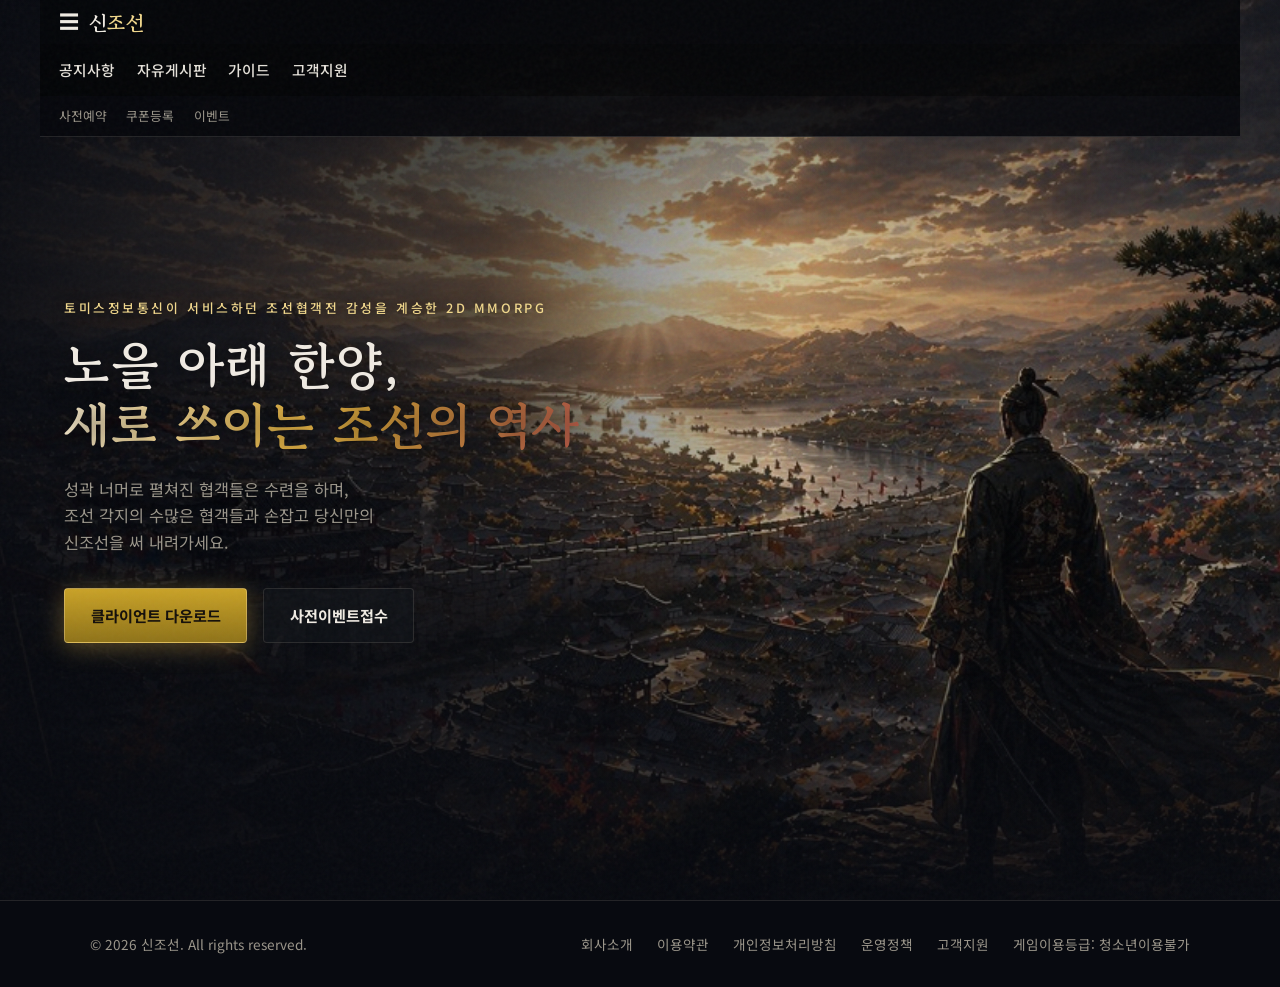
<file: index.html>
﻿<!DOCTYPE html>
<html lang="ko">
<head>
  <meta charset="UTF-8" />
  <meta name="viewport" content="width=device-width, initial-scale=1.0" />
  <meta name="description" content="신조선 - 조선협객전 감성의 2D MMORPG 공식 홈페이지." />
  <title>신조선 - 공식 홈페이지 | 2D MMORPG</title>
  <link rel="preconnect" href="https://fonts.googleapis.com" />
  <link rel="preconnect" href="https://fonts.gstatic.com" crossorigin />
  <link href="https://fonts.googleapis.com/css2?family=Gowun+Batang:wght@400;700&family=Noto+Sans+KR:wght@400;500;700&display=swap" rel="stylesheet" />
  <link rel="stylesheet" href="css/style.css" />
</head>
<body>
  <div class="noise" aria-hidden="true"></div>

  <header class="site-header">
    <div class="topbar">
      <div class="topbar-left">
        <button type="button" class="menu-icon" aria-label="전체 메뉴">☰</button>
        <a class="logo" href="#top">신<span>조선</span></a>
      </div>
      <form class="quick-auth" action="#" method="get">
        <a href="signup.html">회원가입</a>
        <input type="text" name="userId" placeholder="계정명" aria-label="계정명" />
        <input type="password" name="password" placeholder="비밀번호" aria-label="비밀번호" />
        <button type="submit">로그인</button>
        <a href="recover.html">계정찾기</a>
        <a href="recover.html">비번찾기</a>
        <a href="account.html">내계정</a>
      </form>
    </div>
    <div class="menubar">
      <button type="button" class="nav-toggle" aria-expanded="false" aria-controls="site-nav">
        <span class="sr-only">메뉴</span>
        <span></span><span></span><span></span>
      </button>
      <nav id="site-nav" class="site-nav">
        <a href="notice.html">공지사항</a>
        <a href="#" onclick="return false;">자유게시판</a>
        <a href="#">가이드</a>
        <a href="#">고객지원</a>
      </nav>
    </div>
    <div class="subbar">
      <a href="#">사전예약</a>
      <a href="#">쿠폰등록</a>
      <a href="#">이벤트</a>
    </div>
  </header>

  <main id="top">
    <section class="hero">
      <div class="hero-bg" aria-hidden="true"></div>
      <div class="hero-inner">
        <div class="hero-content">
          <p class="hero-tag">토미스정보통신이 서비스하던 조선협객전 감성을 계승한 2D MMORPG</p>
          <h1>노을 아래 한양,<br /><span class="gradient-text">새로 쓰이는 조선의 역사</span></h1>
          <p class="hero-lead">
            성곽 너머로 펼쳐진 협객들은 수련을 하며,<br />
            조선 각지의 수많은 협객들과 손잡고 당신만의<br />
            신조선을 써 내려가세요.
          </p>
          <div class="hero-actions">
            <a class="btn btn-primary" href="#">클라이언트 다운로드</a>
            <a class="btn btn-ghost" href="prereg.html">사전이벤트접수</a>
          </div>
        </div>
      </div>
    </section>
  </main>

  <footer class="site-footer">
    <div class="footer-inner">
      <p class="footer-brand">© 2026 신조선. All rights reserved.</p>
      <div class="footer-links">
        <a href="#">회사소개</a>
        <a href="#">이용약관</a>
        <a href="#">개인정보처리방침</a>
        <a href="#">운영정책</a>
        <a href="#">고객지원</a>
        <a href="#">게임이용등급: 청소년이용불가</a>
      </div>
    </div>
  </footer>

  <script src="js/auth-store.js"></script>
  <script src="js/main.js"></script>
</body>
</html>
</file>
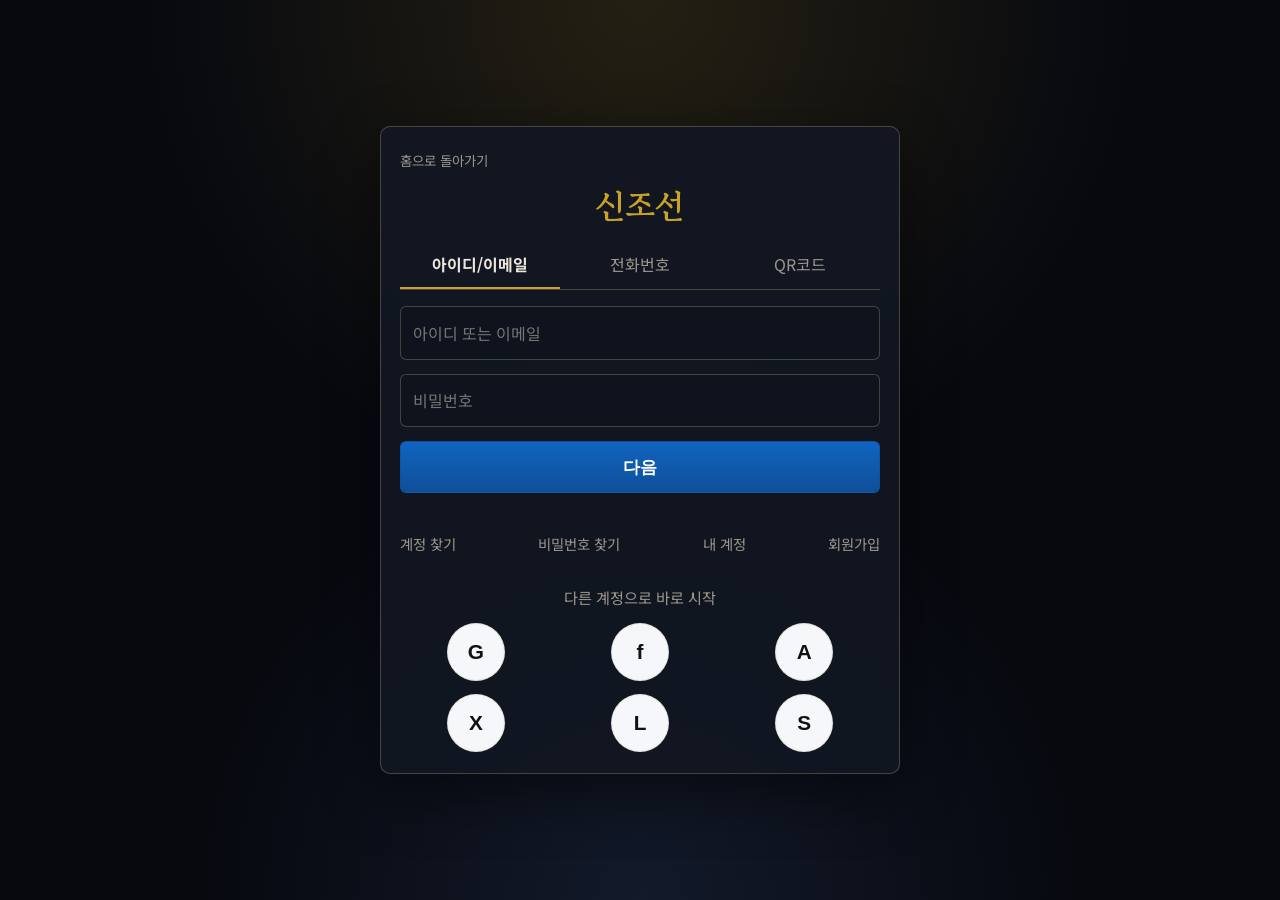
<file: account.html>
<!DOCTYPE html>
<html lang="ko">
<head>
  <meta charset="UTF-8" />
  <meta name="viewport" content="width=device-width, initial-scale=1.0" />
  <title>신조선 내 계정 관리</title>
  <link rel="preconnect" href="https://fonts.googleapis.com" />
  <link rel="preconnect" href="https://fonts.gstatic.com" crossorigin />
  <link href="https://fonts.googleapis.com/css2?family=Gowun+Batang:wght@400;700&family=Noto+Sans+KR:wght@400;500;700&display=swap" rel="stylesheet" />
  <link rel="stylesheet" href="css/auth.css" />
</head>
<body>
  <main class="auth-wrap">
    <section class="auth-card">
      <a class="back-home" href="index.html">홈으로 돌아가기</a>
      <h1 class="page-title">내 계정 관리</h1>
      <p id="account-user" class="page-subtitle"></p>

      <form id="change-password-form" class="signup-form-detail">
        <label for="current-password">현재 비밀번호</label>
        <input id="current-password" type="password" required placeholder="현재 비밀번호" />
        <label for="next-password">새 비밀번호</label>
        <input id="next-password" type="password" required placeholder="영문/숫자/특수문자 포함 8자 이상" />
        <label for="next-password-check">새 비밀번호 확인</label>
        <input id="next-password-check" type="password" required placeholder="새 비밀번호 재입력" />
        <button type="submit" class="primary-btn">비밀번호 변경</button>
      </form>

      <hr class="divider-line" />

      <form id="delete-account-form" class="signup-form-detail">
        <label for="delete-confirm">탈퇴 확인 문구 입력</label>
        <input id="delete-confirm" type="text" placeholder="탈퇴하려면 '탈퇴' 입력" required />
        <button type="submit" class="danger-btn">회원 탈퇴</button>
      </form>

      <p id="account-note" class="auth-note" aria-live="polite"></p>
    </section>
  </main>
  <script src="js/auth-store.js"></script>
  <script src="js/account.js"></script>
</body>
</html>
</file>
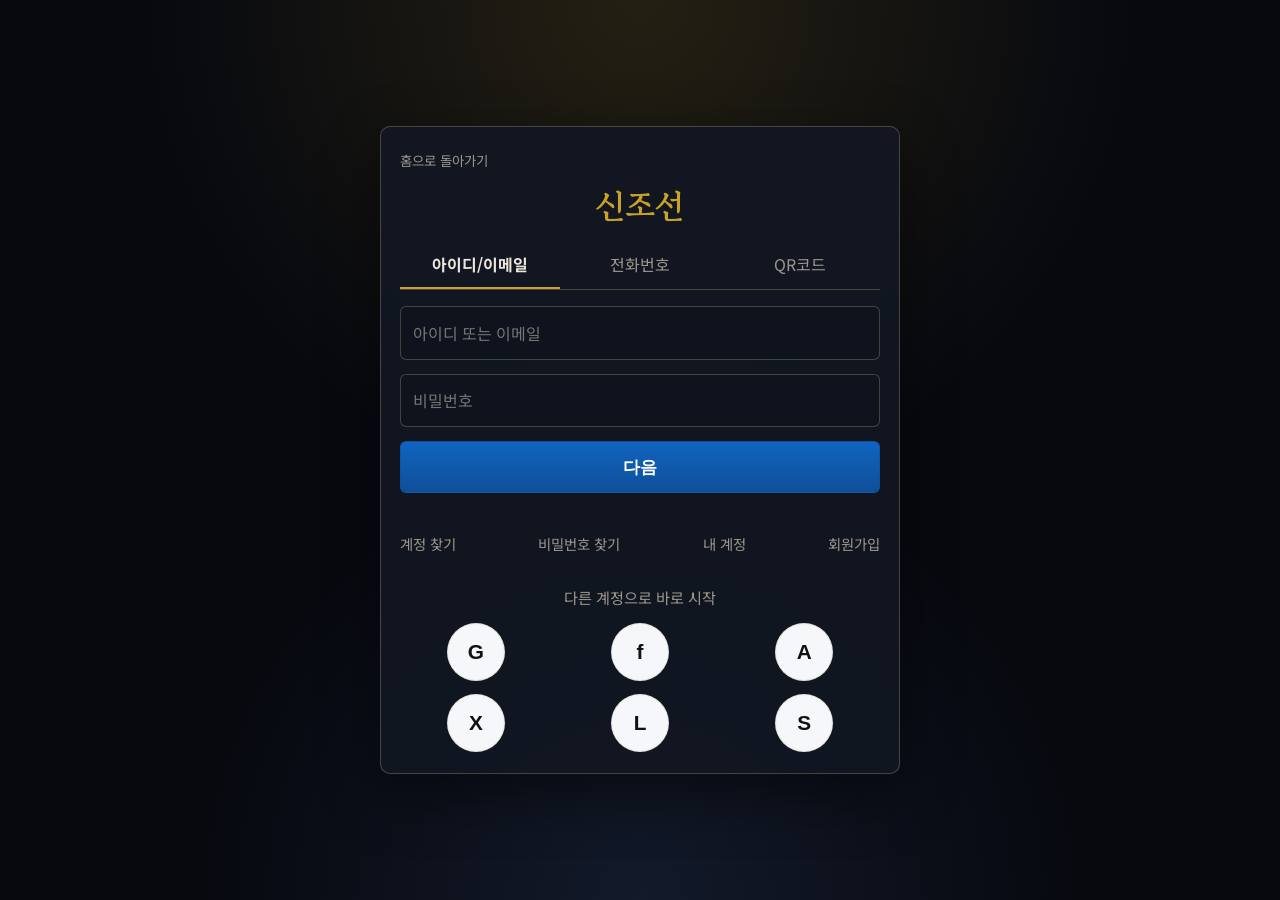
<file: admin.html>
<!DOCTYPE html>
<html lang="ko">
<head>
  <meta charset="UTF-8" />
  <meta name="viewport" content="width=device-width, initial-scale=1.0" />
  <title>신조선 관리자 페이지</title>
  <link rel="preconnect" href="https://fonts.googleapis.com" />
  <link rel="preconnect" href="https://fonts.gstatic.com" crossorigin />
  <link href="https://fonts.googleapis.com/css2?family=Gowun+Batang:wght@400;700&family=Noto+Sans+KR:wght@400;500;700&display=swap" rel="stylesheet" />
  <link rel="stylesheet" href="css/admin.css" />
</head>
<body>
  <header class="admin-header">
    <div class="header-inner">
      <h1>신조선 관리자센터</h1>
      <div class="header-actions">
        <span id="admin-user-label"></span>
        <a href="index.html">홈페이지 보기</a>
        <button type="button" class="logout-btn">로그아웃</button>
      </div>
    </div>
  </header>

  <main class="admin-main">
    <section class="stats-grid">
      <article class="stat-card">
        <h2>오늘 접속자</h2>
        <p class="value" id="today-visits-count">0</p>
        <span class="delta" id="today-visits-delta">실시간</span>
      </article>
      <article class="stat-card">
        <h2>신규 가입</h2>
        <p class="value" id="new-users-count">0</p>
        <span class="delta" id="new-users-delta">오늘 기준</span>
      </article>
      <article class="stat-card">
        <h2>미처리 문의</h2>
        <p class="value" id="pending-inquiry-count">0</p>
        <span class="delta" id="pending-inquiry-delta">대기중</span>
      </article>
      <article class="stat-card">
        <h2>신고 게시글</h2>
        <p class="value" id="open-report-count">0</p>
        <span class="delta" id="open-report-delta">검토 필요</span>
      </article>
    </section>

    <section class="panel">
      <div class="panel-head">
        <h2>공지사항 작성</h2>
      </div>
      <form class="notice-form" action="#" method="get">
        <label for="notice-title">제목</label>
        <input id="notice-title" name="title" type="text" placeholder="예: 5월 1주차 점검 안내" required />

        <label for="notice-type">분류</label>
        <select id="notice-type" name="type">
          <option>점검</option>
          <option>업데이트</option>
          <option>이벤트</option>
          <option>운영정책</option>
        </select>

        <label for="notice-body">내용</label>
        <textarea id="notice-body" name="body" rows="6" placeholder="공지 내용을 입력하세요." required></textarea>

        <div class="form-actions">
          <button type="submit">공지 등록</button>
          <p class="form-note" aria-live="polite"></p>
        </div>
      </form>
    </section>

    <section class="panel">
      <div class="panel-head">
        <h2>게시판 관리</h2>
      </div>
      <div class="table-wrap">
        <table>
          <thead>
            <tr>
              <th>게시판</th>
              <th>제목</th>
              <th>작성자</th>
              <th>상태</th>
              <th>처리</th>
            </tr>
          </thead>
          <tbody id="admin-board-tbody"></tbody>
        </table>
      </div>
    </section>

    <section class="panel">
      <div class="panel-head">
        <h2>회원 관리</h2>
      </div>
      <div class="table-wrap">
        <table>
          <thead>
            <tr>
              <th>계정명</th>
              <th>닉네임</th>
              <th>이메일</th>
              <th>권한</th>
              <th>관리</th>
            </tr>
          </thead>
          <tbody id="admin-user-tbody"></tbody>
        </table>
      </div>
    </section>

    <section class="panel">
      <div class="panel-head">
        <h2>접속자 로그 (카운팅 발생 이력)</h2>
      </div>
      <div class="table-wrap">
        <table>
          <thead>
            <tr>
              <th>날짜/시간</th>
              <th>IP 주소</th>
            </tr>
          </thead>
          <tbody id="admin-visit-log-tbody"></tbody>
        </table>
      </div>
    </section>

    <section class="panel">
      <div class="panel-head">
        <h2>사전이벤트 지원자 목록</h2>
      </div>
      <div class="table-wrap">
        <table>
          <thead>
            <tr>
              <th>이름</th>
              <th>이메일</th>
              <th>연락처</th>
              <th>접수일</th>
              <th>관리</th>
            </tr>
          </thead>
          <tbody id="admin-prereg-tbody"></tbody>
        </table>
      </div>
    </section>
  </main>

  <script src="js/auth-store.js"></script>
  <script src="js/admin.js"></script>
</body>
</html>
</file>
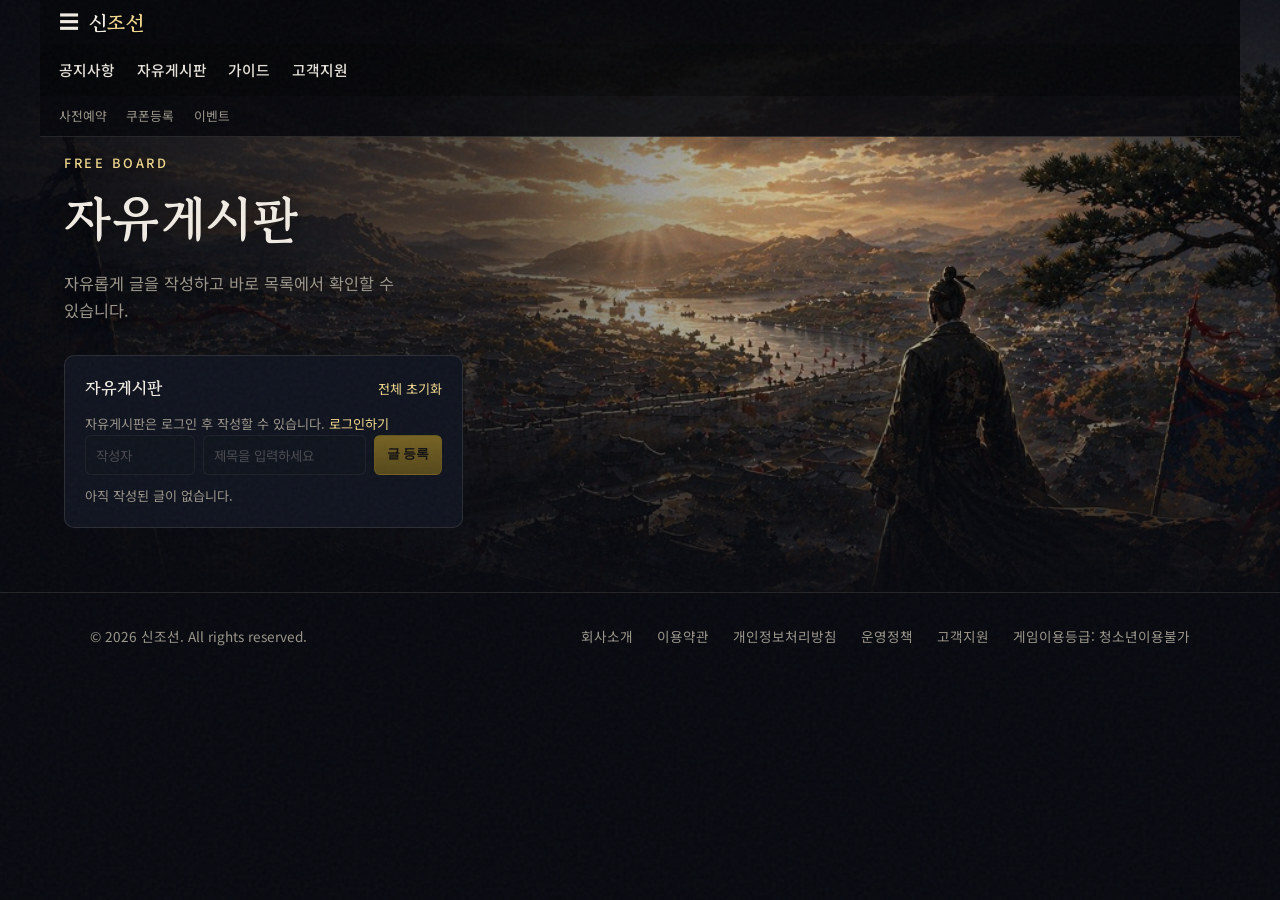
<file: freeboard.html>
﻿<!DOCTYPE html>
<html lang="ko">
<head>
  <meta charset="UTF-8" />
  <meta name="viewport" content="width=device-width, initial-scale=1.0" />
  <title>신조선 자유게시판</title>
  <link rel="preconnect" href="https://fonts.googleapis.com" />
  <link rel="preconnect" href="https://fonts.gstatic.com" crossorigin />
  <link href="https://fonts.googleapis.com/css2?family=Gowun+Batang:wght@400;700&family=Noto+Sans+KR:wght@400;500;700&display=swap" rel="stylesheet" />
  <link rel="stylesheet" href="css/style.css" />
</head>
<body>
  <div class="noise" aria-hidden="true"></div>

  <header class="site-header">
    <div class="topbar">
      <div class="topbar-left">
        <button type="button" class="menu-icon" aria-label="전체 메뉴">☰</button>
        <a class="logo" href="index.html">신<span>조선</span></a>
      </div>
      <form class="quick-auth" action="#" method="get">
        <a href="signup.html">회원가입</a>
        <input type="text" name="userId" placeholder="계정명" aria-label="계정명" />
        <input type="password" name="password" placeholder="비밀번호" aria-label="비밀번호" />
        <button type="submit">로그인</button>
        <a href="recover.html">계정찾기</a>
        <a href="recover.html">비번찾기</a>
        <a href="account.html">내계정</a>
      </form>
    </div>
    <div class="menubar">
      <button type="button" class="nav-toggle" aria-expanded="false" aria-controls="site-nav">
        <span class="sr-only">메뉴</span>
        <span></span><span></span><span></span>
      </button>
      <nav id="site-nav" class="site-nav">
        <a href="notice.html">공지사항</a>
        <a href="#" onclick="return false;">자유게시판</a>
        <a href="#">가이드</a>
        <a href="#">고객지원</a>
      </nav>
    </div>
    <div class="subbar">
      <a href="#">사전예약</a>
      <a href="#">쿠폰등록</a>
      <a href="#">이벤트</a>
    </div>
  </header>

  <main id="top">
    <section class="hero" style="min-height: 52vh;">
      <div class="hero-bg" aria-hidden="true"></div>
      <div class="hero-inner">
        <div class="hero-content">
          <p class="hero-tag">FREE BOARD</p>
          <h1>자유게시판</h1>
          <p class="hero-lead">자유롭게 글을 작성하고 바로 목록에서 확인할 수 있습니다.</p>
          <div class="board-grid" style="grid-template-columns: 1fr; width: min(900px, 100%);">
            <article id="community" class="board-card">
              <div class="board-head">
                <h3>자유게시판</h3>
                <a href="#" id="free-clear-btn">전체 초기화</a>
              </div>
              <p id="free-auth-note" class="board-empty"></p>
              <form class="board-form" id="free-form">
                <input type="text" name="author" placeholder="작성자" required />
                <input type="text" name="title" placeholder="제목을 입력하세요" required />
                <button type="submit">글 등록</button>
              </form>
              <ul class="board-list" id="free-list"></ul>
              <p class="board-empty" id="free-empty">아직 작성된 글이 없습니다.</p>
            </article>
          </div>
        </div>
      </div>
    </section>
  </main>

  <footer class="site-footer">
    <div class="footer-inner">
      <p class="footer-brand">© 2026 신조선. All rights reserved.</p>
      <div class="footer-links">
        <a href="#">회사소개</a>
        <a href="#">이용약관</a>
        <a href="#">개인정보처리방침</a>
        <a href="#">운영정책</a>
        <a href="#">고객지원</a>
        <a href="#">게임이용등급: 청소년이용불가</a>
      </div>
    </div>
  </footer>

  <script src="js/auth-store.js"></script>
  <script src="js/main.js"></script>
</body>
</html>
</file>
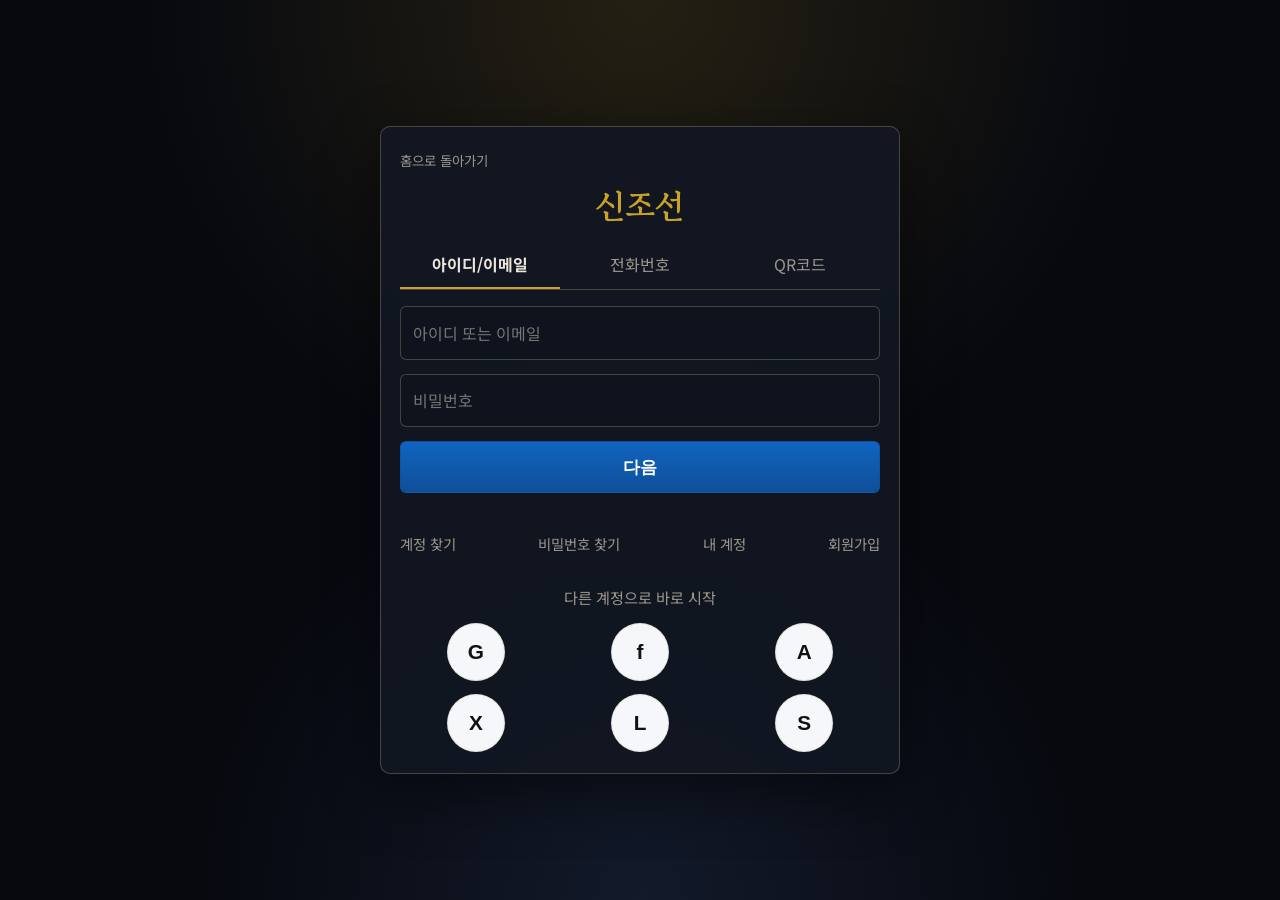
<file: login.html>
<!DOCTYPE html>
<html lang="ko">
<head>
  <meta charset="UTF-8" />
  <meta name="viewport" content="width=device-width, initial-scale=1.0" />
  <title>신조선 로그인</title>
  <link rel="preconnect" href="https://fonts.googleapis.com" />
  <link rel="preconnect" href="https://fonts.gstatic.com" crossorigin />
  <link href="https://fonts.googleapis.com/css2?family=Gowun+Batang:wght@400;700&family=Noto+Sans+KR:wght@400;500;700&display=swap" rel="stylesheet" />
  <link rel="stylesheet" href="css/auth.css" />
</head>
<body>
  <main class="auth-wrap">
    <section class="auth-card">
      <a class="back-home" href="index.html">홈으로 돌아가기</a>
      <h1 class="brand">신조선</h1>

      <div class="auth-tabs" role="tablist" aria-label="로그인 방식">
        <button class="auth-tab is-active" data-target="id-email" role="tab" type="button">아이디/이메일</button>
        <button class="auth-tab" data-target="phone" role="tab" type="button">전화번호</button>
        <button class="auth-tab" data-target="qrcode" role="tab" type="button">QR코드</button>
      </div>

      <form id="login-form" class="auth-form">
        <div class="auth-pane is-active" id="id-email">
          <input type="text" name="account" placeholder="아이디 또는 이메일" required />
          <input type="password" name="password" placeholder="비밀번호" required />
        </div>
        <div class="auth-pane" id="phone">
          <input type="tel" name="phone" placeholder="휴대폰 번호 입력" />
        </div>
        <div class="auth-pane" id="qrcode">
          <input type="text" name="qrcode" placeholder="QR 로그인 준비 중" disabled />
        </div>
        <button class="primary-btn" type="submit">다음</button>
        <p id="login-note" class="auth-note" aria-live="polite"></p>
      </form>

      <div class="auth-links">
        <a href="recover.html">계정 찾기</a>
        <a href="recover.html">비밀번호 찾기</a>
        <a href="account.html">내 계정</a>
        <a href="signup.html">회원가입</a>
      </div>

      <p class="social-title">다른 계정으로 바로 시작</p>
      <div class="social-grid">
        <button type="button" aria-label="Google 로그인">G</button>
        <button type="button" aria-label="Facebook 로그인">f</button>
        <button type="button" aria-label="Apple 로그인">A</button>
        <button type="button" aria-label="Twitter 로그인">X</button>
        <button type="button" aria-label="LINE 로그인">L</button>
        <button type="button" aria-label="Steam 로그인">S</button>
      </div>
    </section>
  </main>
  <script src="js/auth-store.js"></script>
  <script src="js/auth.js"></script>
</body>
</html>
</file>
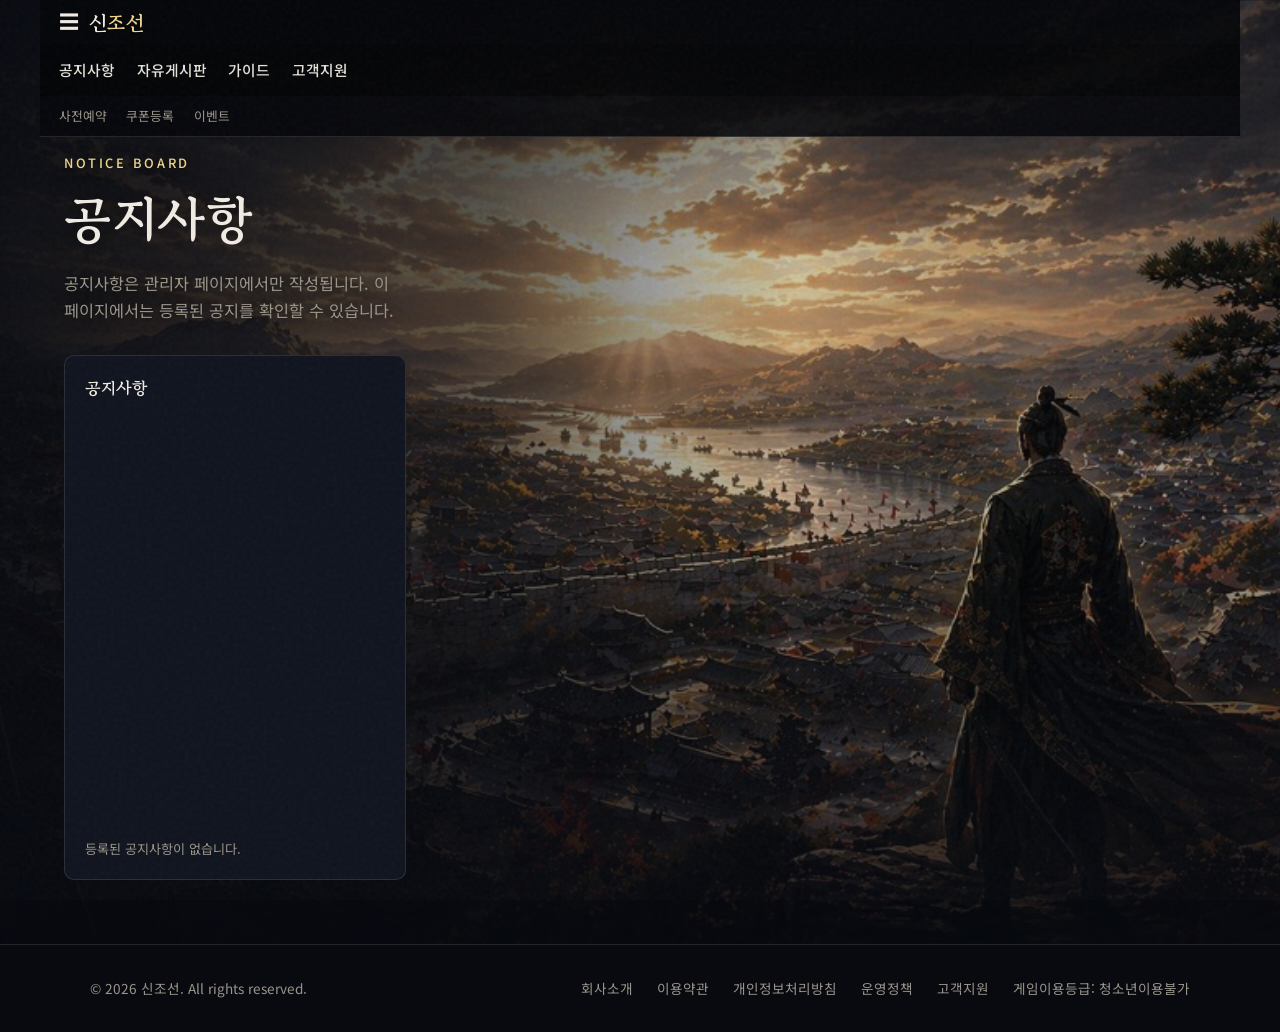
<file: notice.html>
﻿<!DOCTYPE html>
<html lang="ko">
<head>
  <meta charset="UTF-8" />
  <meta name="viewport" content="width=device-width, initial-scale=1.0" />
  <title>신조선 공지사항</title>
  <link rel="preconnect" href="https://fonts.googleapis.com" />
  <link rel="preconnect" href="https://fonts.gstatic.com" crossorigin />
  <link href="https://fonts.googleapis.com/css2?family=Gowun+Batang:wght@400;700&family=Noto+Sans+KR:wght@400;500;700&display=swap" rel="stylesheet" />
  <link rel="stylesheet" href="css/style.css" />
</head>
<body>
  <div class="noise" aria-hidden="true"></div>

  <header class="site-header">
    <div class="topbar">
      <div class="topbar-left">
        <button type="button" class="menu-icon" aria-label="전체 메뉴">☰</button>
        <a class="logo" href="index.html">신<span>조선</span></a>
      </div>
      <form class="quick-auth" action="#" method="get">
        <a href="signup.html">회원가입</a>
        <input type="text" name="userId" placeholder="계정명" aria-label="계정명" />
        <input type="password" name="password" placeholder="비밀번호" aria-label="비밀번호" />
        <button type="submit">로그인</button>
        <a href="recover.html">계정찾기</a>
        <a href="recover.html">비번찾기</a>
        <a href="account.html">내계정</a>
      </form>
    </div>
    <div class="menubar">
      <button type="button" class="nav-toggle" aria-expanded="false" aria-controls="site-nav">
        <span class="sr-only">메뉴</span>
        <span></span><span></span><span></span>
      </button>
      <nav id="site-nav" class="site-nav">
        <a href="notice.html">공지사항</a>
        <a href="#" onclick="return false;">자유게시판</a>
        <a href="#">가이드</a>
        <a href="#">고객지원</a>
      </nav>
    </div>
    <div class="subbar">
      <a href="#">사전예약</a>
      <a href="#">쿠폰등록</a>
      <a href="#">이벤트</a>
    </div>
  </header>

  <main id="top">
    <section class="hero" style="min-height: 52vh;">
      <div class="hero-bg" aria-hidden="true"></div>
      <div class="hero-inner">
        <div class="hero-content">
          <p class="hero-tag">NOTICE BOARD</p>
          <h1>공지사항</h1>
          <p class="hero-lead">공지사항은 관리자 페이지에서만 작성됩니다. 이 페이지에서는 등록된 공지를 확인할 수 있습니다.</p>
          <div class="board-grid" style="grid-template-columns: 1fr; width: min(900px, 100%);">
            <article id="news" class="board-card">
              <div class="board-head">
                <h3>공지사항</h3>
              </div>
              <ul class="board-list long-notice-list" id="notice-list"></ul>
              <p class="board-empty" id="notice-empty">등록된 공지사항이 없습니다.</p>
            </article>
          </div>
        </div>
      </div>
    </section>
  </main>

  <footer class="site-footer">
    <div class="footer-inner">
      <p class="footer-brand">© 2026 신조선. All rights reserved.</p>
      <div class="footer-links">
        <a href="#">회사소개</a>
        <a href="#">이용약관</a>
        <a href="#">개인정보처리방침</a>
        <a href="#">운영정책</a>
        <a href="#">고객지원</a>
        <a href="#">게임이용등급: 청소년이용불가</a>
      </div>
    </div>
  </footer>

  <script src="js/auth-store.js"></script>
  <script src="js/main.js"></script>
</body>
</html>
</file>
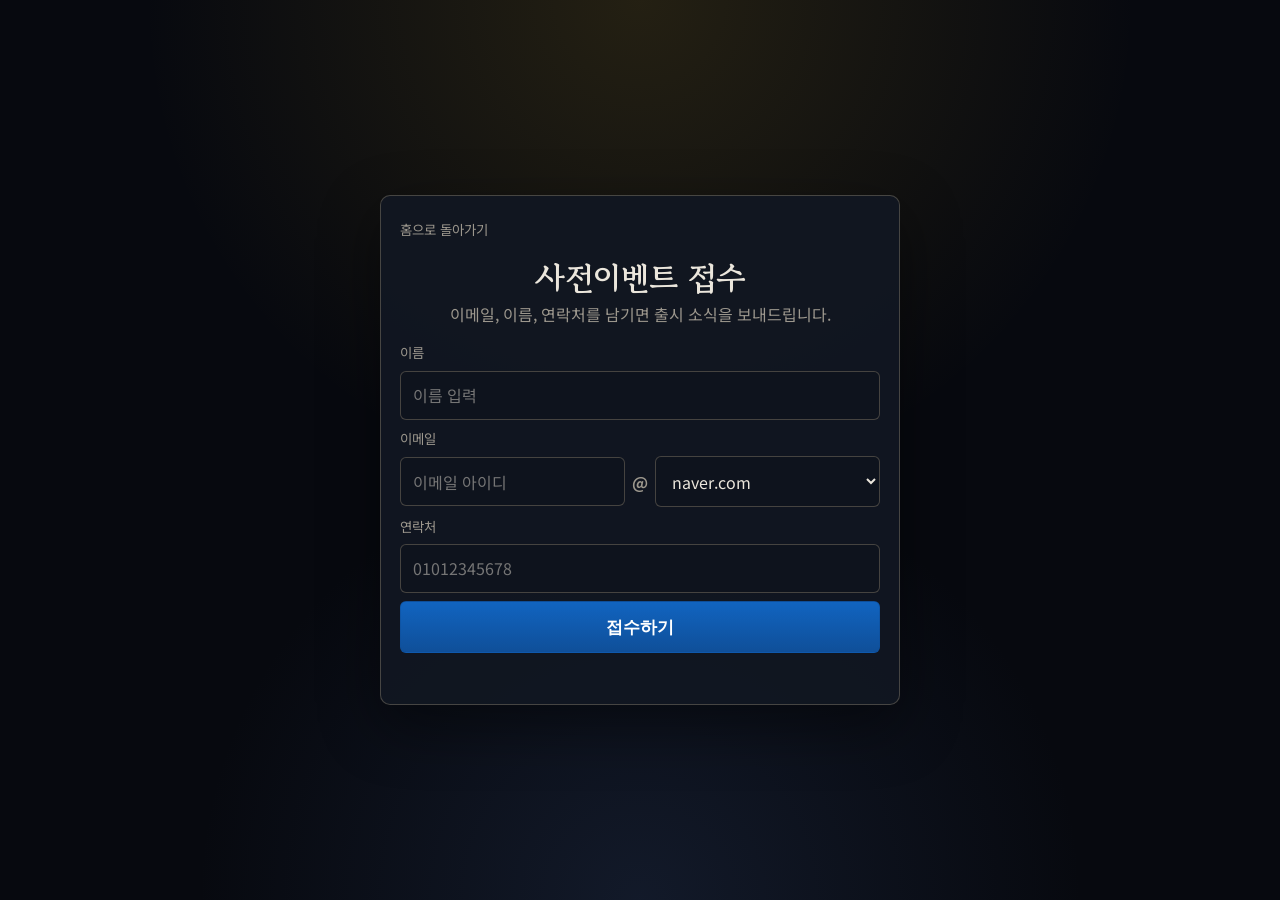
<file: prereg.html>
<!DOCTYPE html>
<html lang="ko">
<head>
  <meta charset="UTF-8" />
  <meta name="viewport" content="width=device-width, initial-scale=1.0" />
  <title>신조선 사전이벤트 접수</title>
  <link rel="preconnect" href="https://fonts.googleapis.com" />
  <link rel="preconnect" href="https://fonts.gstatic.com" crossorigin />
  <link href="https://fonts.googleapis.com/css2?family=Gowun+Batang:wght@400;700&family=Noto+Sans+KR:wght@400;500;700&display=swap" rel="stylesheet" />
  <link rel="stylesheet" href="css/auth.css" />
</head>
<body>
  <main class="auth-wrap">
    <section class="auth-card signup-select">
      <a class="back-home" href="index.html">홈으로 돌아가기</a>
      <h1 class="page-title">사전이벤트 접수</h1>
      <p class="page-subtitle">이메일, 이름, 연락처를 남기면 출시 소식을 보내드립니다.</p>

      <form id="prereg-form" class="signup-form-detail">
        <label for="prereg-name">이름</label>
        <input id="prereg-name" name="name" type="text" required placeholder="이름 입력" />

        <label for="prereg-email-id">이메일</label>
        <div class="email-field">
          <input id="prereg-email-id" name="emailId" type="text" required placeholder="이메일 아이디" />
          <span>@</span>
          <select id="prereg-email-domain" name="emailDomain">
            <option value="naver.com">naver.com</option>
            <option value="gmail.com">gmail.com</option>
            <option value="daum.net">daum.net</option>
            <option value="kakao.com">kakao.com</option>
            <option value="nate.com">nate.com</option>
            <option value="direct">직접입력</option>
          </select>
        </div>
        <input id="prereg-email-domain-direct" name="emailDomainDirect" type="text" placeholder="도메인 직접입력 (예: mydomain.com)" style="display:none;" />

        <label for="prereg-phone">연락처</label>
        <input id="prereg-phone" name="phone" type="tel" required placeholder="01012345678" />

        <button type="submit" class="primary-btn">접수하기</button>
      </form>
      <p id="prereg-note" class="auth-note" aria-live="polite"></p>
    </section>
  </main>

  <script src="js/auth-store.js"></script>
  <script src="js/prereg.js"></script>
</body>
</html>
</file>
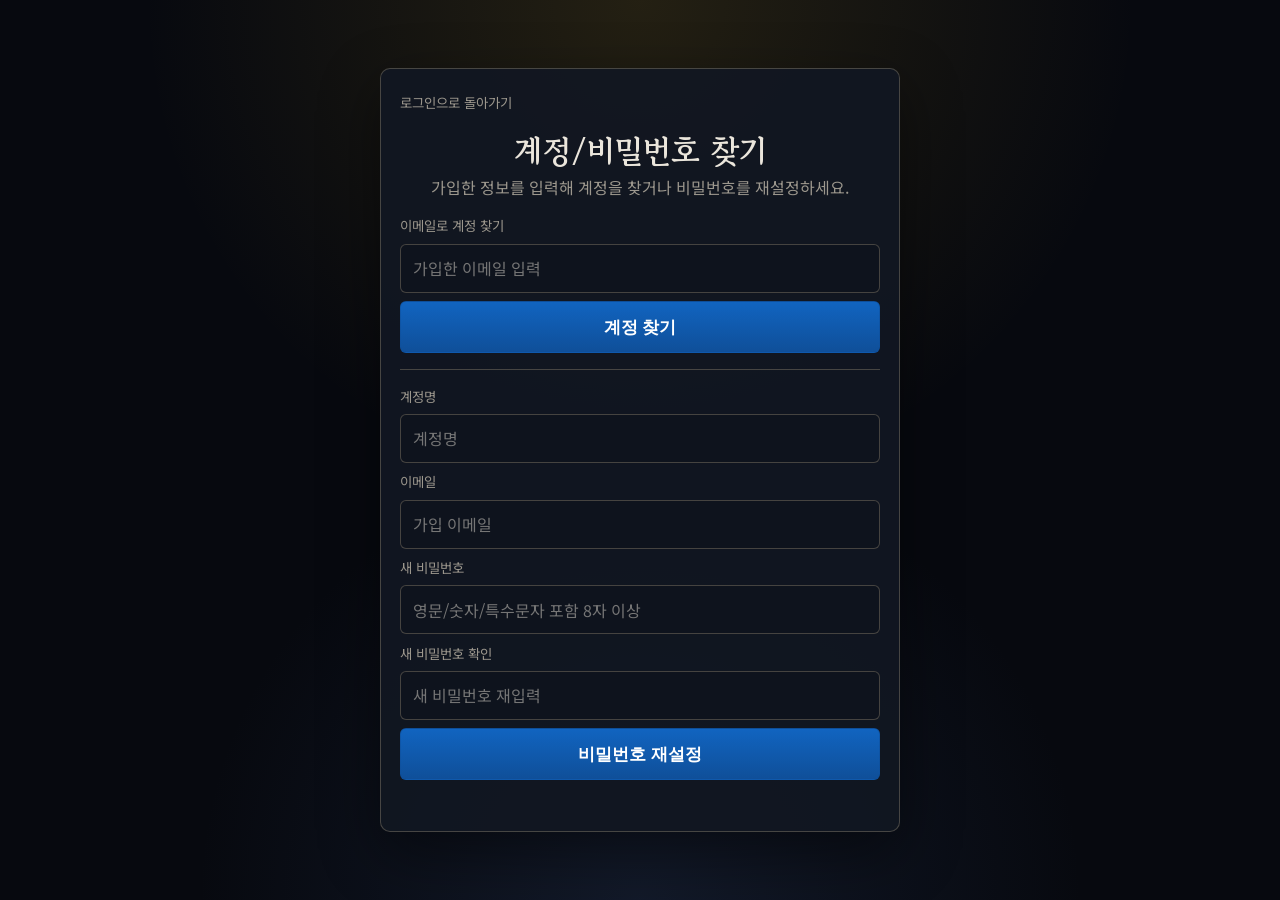
<file: recover.html>
<!DOCTYPE html>
<html lang="ko">
<head>
  <meta charset="UTF-8" />
  <meta name="viewport" content="width=device-width, initial-scale=1.0" />
  <title>신조선 계정 복구</title>
  <link rel="preconnect" href="https://fonts.googleapis.com" />
  <link rel="preconnect" href="https://fonts.gstatic.com" crossorigin />
  <link href="https://fonts.googleapis.com/css2?family=Gowun+Batang:wght@400;700&family=Noto+Sans+KR:wght@400;500;700&display=swap" rel="stylesheet" />
  <link rel="stylesheet" href="css/auth.css" />
</head>
<body>
  <main class="auth-wrap">
    <section class="auth-card">
      <a class="back-home" href="login.html">로그인으로 돌아가기</a>
      <h1 class="page-title">계정/비밀번호 찾기</h1>
      <p class="page-subtitle">가입한 정보를 입력해 계정을 찾거나 비밀번호를 재설정하세요.</p>

      <form id="find-account-form" class="signup-form-detail">
        <label for="find-email">이메일로 계정 찾기</label>
        <input id="find-email" type="email" required placeholder="가입한 이메일 입력" />
        <button type="submit" class="primary-btn">계정 찾기</button>
      </form>

      <hr class="divider-line" />

      <form id="reset-password-form" class="signup-form-detail">
        <label for="reset-user-id">계정명</label>
        <input id="reset-user-id" type="text" required placeholder="계정명" />
        <label for="reset-email">이메일</label>
        <input id="reset-email" type="email" required placeholder="가입 이메일" />
        <label for="reset-password">새 비밀번호</label>
        <input id="reset-password" type="password" required placeholder="영문/숫자/특수문자 포함 8자 이상" />
        <label for="reset-password-check">새 비밀번호 확인</label>
        <input id="reset-password-check" type="password" required placeholder="새 비밀번호 재입력" />
        <button type="submit" class="primary-btn">비밀번호 재설정</button>
      </form>

      <p id="recover-note" class="auth-note" aria-live="polite"></p>
    </section>
  </main>

  <script src="js/auth-store.js"></script>
  <script src="js/recover.js"></script>
</body>
</html>
</file>
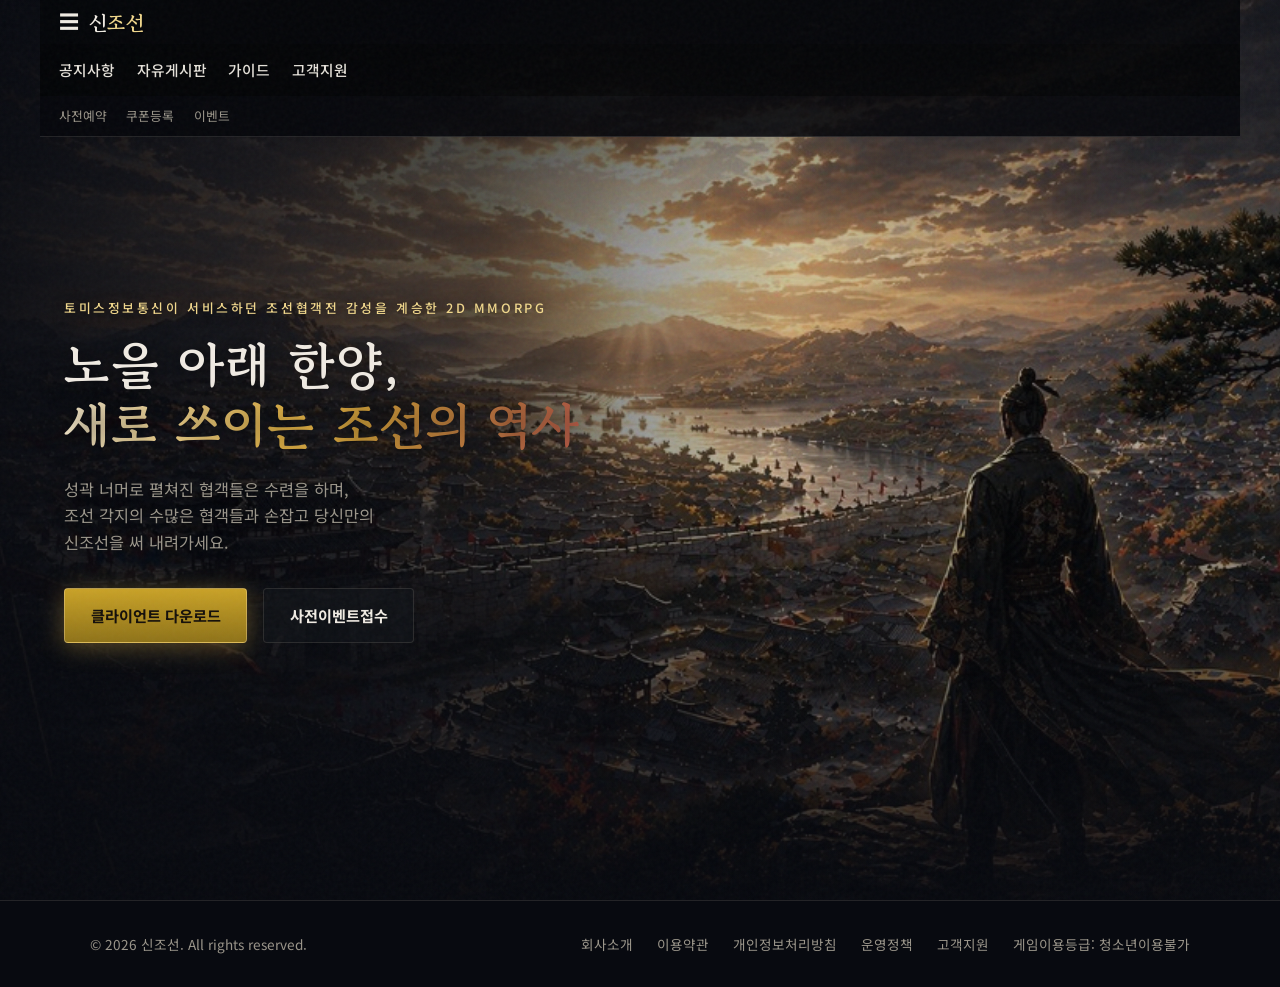
<file: signup.html>
<!DOCTYPE html>
<html lang="ko">
<head>
  <meta charset="UTF-8" />
  <meta name="viewport" content="width=device-width, initial-scale=1.0" />
  <title>신조선 회원가입</title>
  <link rel="preconnect" href="https://fonts.googleapis.com" />
  <link rel="preconnect" href="https://fonts.gstatic.com" crossorigin />
  <link href="https://fonts.googleapis.com/css2?family=Gowun+Batang:wght@400;700&family=Noto+Sans+KR:wght@400;500;700&display=swap" rel="stylesheet" />
  <link rel="stylesheet" href="css/auth.css" />
</head>
<body>
  <main class="auth-wrap">
    <section class="auth-card signup-select">
      <h1 class="page-title">회원가입 준비중</h1>
      <p class="page-subtitle">현재 회원가입은 임시로 비활성화되었습니다.</p>
      <p class="auth-note">잠시 후 메인 페이지로 이동합니다.</p>
      <p class="to-login"><a href="index.html">지금 메인으로 이동</a></p>
    </section>
  </main>

  <script>
    setTimeout(function () {
      window.location.replace("index.html");
    }, 1200);
  </script>
</body>
</html>
</file>
<file: css/style.css>
:root {
  --bg-deep: #080a10;
  --bg-card: #10141f;
  --text: #f0ebe3;
  --text-muted: #9a958a;
  --accent: #e8b84a;
  --accent-2: #8b2942;
  --accent-soft: #f0d78c;
  --accent-blue: #4a6fa5;
  --glow: rgba(232, 184, 74, 0.35);
  --border: rgba(232, 220, 200, 0.12);
  --font-display: "Gowun Batang", "Times New Roman", serif;
  --font-body: "Noto Sans KR", system-ui, sans-serif;
  --radius: 10px;
  --header-h: 136px;
}

*,
*::before,
*::after {
  box-sizing: border-box;
}

html {
  scroll-behavior: smooth;
}

body {
  margin: 0;
  font-family: var(--font-body);
  background: var(--bg-deep);
  color: var(--text);
  line-height: 1.65;
  overflow-x: hidden;
}

.sr-only {
  position: absolute;
  width: 1px;
  height: 1px;
  padding: 0;
  margin: -1px;
  overflow: hidden;
  clip: rect(0, 0, 0, 0);
  white-space: nowrap;
  border: 0;
}

.noise {
  pointer-events: none;
  position: fixed;
  inset: 0;
  opacity: 0.035;
  z-index: 1000;
  background-image: url("data:image/svg+xml,%3Csvg viewBox='0 0 256 256' xmlns='http://www.w3.org/2000/svg'%3E%3Cfilter id='n'%3E%3CfeTurbulence type='fractalNoise' baseFrequency='0.85' numOctaves='4' stitchTiles='stitch'/%3E%3C/filter%3E%3Crect width='100%25' height='100%25' filter='url(%23n)'/%3E%3C/svg%3E");
}

.site-header {
  position: fixed;
  top: 0;
  left: 0;
  right: 0;
  z-index: 100;
  display: grid;
  grid-template-rows: 44px 52px 40px;
  max-width: 1200px;
  margin: 0 auto;
  background: rgba(8, 10, 16, 0.85);
  border-bottom: 1px solid var(--border);
  transition: background 0.3s, border-color 0.3s, backdrop-filter 0.3s;
}

.topbar,
.menubar,
.subbar {
  display: flex;
  align-items: center;
  justify-content: space-between;
  padding: 0 1.2rem;
}

.topbar {
  background: rgba(0, 0, 0, 0.38);
}

.menubar {
  background: rgba(0, 0, 0, 0.5);
}

.subbar {
  justify-content: flex-start;
  gap: 1.2rem;
  background: rgba(0, 0, 0, 0.22);
}

.subbar a {
  color: var(--text-muted);
  text-decoration: none;
  font-size: 0.8rem;
}

.subbar a:hover {
  color: var(--accent-soft);
}

.topbar-left {
  display: flex;
  align-items: center;
  gap: 0.6rem;
}

.quick-auth {
  display: none;
}

.menu-icon {
  border: 0;
  background: transparent;
  color: var(--text);
  font-size: 1.25rem;
  cursor: pointer;
  padding: 0;
}

.quick-auth a {
  color: var(--text-muted);
  text-decoration: none;
  font-size: 0.72rem;
}

.quick-auth a:hover {
  color: var(--text);
}

.quick-auth input {
  width: 88px;
  border: 1px solid var(--border);
  background: rgba(10, 12, 18, 0.88);
  color: var(--text);
  border-radius: 5px;
  padding: 0.27rem 0.4rem;
  font-size: 0.72rem;
}

.quick-auth button {
  border: 1px solid rgba(201, 162, 39, 0.45);
  background: linear-gradient(180deg, #c9a227, #8f7319);
  color: #140f0a;
  border-radius: 5px;
  padding: 0.27rem 0.55rem;
  font-size: 0.72rem;
  font-weight: 700;
  cursor: pointer;
}

.site-header.is-scrolled {
  max-width: none;
  background: rgba(8, 10, 16, 0.92);
  backdrop-filter: blur(12px);
  border-bottom: 1px solid var(--border);
}

.logo {
  font-family: var(--font-display);
  font-weight: 700;
  font-size: 1.25rem;
  letter-spacing: 0.04em;
  color: var(--text);
  text-decoration: none;
}

.logo span {
  color: var(--accent-soft);
  margin-left: 0.02em;
}

.site-nav {
  display: flex;
  align-items: center;
  gap: 1.35rem;
}

.site-nav a {
  color: #e6e2da;
  text-decoration: none;
  font-size: 0.92rem;
  font-weight: 500;
  transition: color 0.2s;
}

.site-nav a:hover {
  color: var(--text);
}

.download-shortcut {
  min-width: 158px;
  height: 52px;
  display: inline-flex;
  align-items: center;
  justify-content: center;
  text-decoration: none;
  background: #b9875d;
  color: #fff;
  font-weight: 700;
  letter-spacing: 0.03em;
}

.nav-toggle {
  display: none;
  flex-direction: column;
  gap: 6px;
  background: none;
  border: 0;
  padding: 8px;
  cursor: pointer;
}

.nav-toggle span {
  display: block;
  width: 22px;
  height: 2px;
  background: var(--text);
  border-radius: 1px;
}

@media (max-width: 768px) {
  .quick-auth {
    display: none;
  }

  .subbar {
    display: none;
  }

  .site-header {
    grid-template-rows: 44px 52px;
  }

  .nav-toggle {
    display: flex;
  }

  .site-nav {
    position: fixed;
    top: 96px;
    left: 0;
    right: 0;
    flex-direction: column;
    gap: 0;
    padding: 1rem;
    background: rgba(10, 11, 13, 0.98);
    border-bottom: 1px solid var(--border);
    transform: translateY(-120%);
    opacity: 0;
    pointer-events: none;
    transition: transform 0.25s ease, opacity 0.25s ease;
  }

  .site-nav.is-open {
    transform: translateY(0);
    opacity: 1;
    pointer-events: auto;
  }

  .site-nav a {
    padding: 0.85rem 0;
    border-bottom: 1px solid var(--border);
    width: 100%;
    text-align: center;
  }

  .site-nav a:last-child {
    border-bottom: 0;
    margin-top: 0.5rem;
  }

  .download-shortcut {
    display: none;
  }
}

.hero {
  position: relative;
  min-height: 100vh;
  display: flex;
  align-items: center;
  width: 100vw;
  margin-left: calc(50% - 50vw);
  max-width: none;
  padding: calc(var(--header-h) + 1rem) 0 4rem;
  overflow: hidden;
}

.hero-bg {
  position: absolute;
  inset: 0;
  z-index: 0;
  background-color: #121820;
  background-image: url("../assets/hero.png");
  background-size: cover;
  background-position: center 22%;
}

@media (max-width: 768px) {
  .hero-bg {
    background-position: 68% center;
  }
}

.hero-bg::before {
  content: "";
  position: absolute;
  inset: 0;
  background:
    linear-gradient(90deg, rgba(6, 8, 14, 0.94) 0%, rgba(6, 8, 14, 0.65) 38%, rgba(6, 8, 14, 0.2) 62%, rgba(6, 8, 14, 0.35) 100%),
    linear-gradient(180deg, rgba(6, 8, 14, 0.55) 0%, transparent 28%, transparent 55%, rgba(6, 8, 14, 0.92) 100%);
  pointer-events: none;
}

.hero-bg::after {
  content: "";
  position: absolute;
  inset: 0;
  opacity: 0.12;
  background-image: url("data:image/svg+xml,%3Csvg viewBox='0 0 256 256' xmlns='http://www.w3.org/2000/svg'%3E%3Cfilter id='n'%3E%3CfeTurbulence type='fractalNoise' baseFrequency='0.8' numOctaves='3' stitchTiles='stitch'/%3E%3C/filter%3E%3Crect width='100%25' height='100%25' filter='url(%23n)'/%3E%3C/svg%3E");
  mix-blend-mode: overlay;
  pointer-events: none;
}

.hero-inner {
  position: relative;
  z-index: 1;
  width: 100%;
  max-width: 1200px;
  margin: 0 auto;
  padding: 0 1.5rem;
  display: flex;
  align-items: center;
}

.hero-content {
  max-width: 520px;
}

.hero-content .hero-tag,
.hero-content .hero-lead,
.hero-content .hero-stats {
  text-shadow: 0 1px 14px rgba(0, 0, 0, 0.65);
}

.hero-tag {
  font-size: 0.8rem;
  color: var(--accent-soft);
  letter-spacing: 0.2em;
  margin: 0 0 1rem;
  font-weight: 500;
}

.hero h1 {
  font-family: var(--font-display);
  font-size: clamp(2.1rem, 5.5vw, 3.15rem);
  font-weight: 700;
  line-height: 1.2;
  margin: 0 0 1.25rem;
  letter-spacing: 0.02em;
  text-shadow: 0 2px 28px rgba(0, 0, 0, 0.78);
}

.gradient-text {
  background: linear-gradient(105deg, #fff4d9, #e8b84a 42%, #d4a03a 58%, #b85a48);
  -webkit-background-clip: text;
  background-clip: text;
  color: transparent;
}

.hero-lead {
  color: var(--text-muted);
  font-size: 1.02rem;
  margin: 0 0 2rem;
  max-width: 38ch;
}

.hero-actions {
  display: flex;
  flex-wrap: wrap;
  gap: 1rem;
  margin-bottom: 3rem;
}

.btn {
  display: inline-flex;
  align-items: center;
  justify-content: center;
  padding: 0.85rem 1.6rem;
  border-radius: 4px;
  font-family: var(--font-body);
  font-weight: 700;
  font-size: 0.95rem;
  text-decoration: none;
  border: 0;
  cursor: pointer;
  transition: transform 0.15s, box-shadow 0.2s, filter 0.2s;
}

.btn:active {
  transform: scale(0.98);
}

.btn-primary {
  background: linear-gradient(180deg, #c9a227, #8f7319);
  color: #140f0a;
  box-shadow: 0 4px 24px var(--glow);
  border: 1px solid rgba(255, 230, 180, 0.35);
}

.btn-primary:hover {
  filter: brightness(1.06);
}

.btn-ghost {
  background: rgba(18, 21, 26, 0.6);
  color: var(--text);
  border: 1px solid var(--border);
}

.btn-ghost:hover {
  border-color: var(--accent);
  color: var(--accent-soft);
}

.btn-sub {
  font-weight: 500;
  font-size: 0.8rem;
  opacity: 0.85;
  margin-left: 0.35rem;
}

.btn-form {
  padding-left: 1.4rem;
  padding-right: 1.4rem;
}

.hero-stats {
  display: grid;
  grid-template-columns: repeat(3, 1fr);
  gap: 0.75rem 1rem;
  margin: 0;
  padding: 1.25rem 0 0;
  border-top: 1px solid var(--border);
  max-width: 520px;
}

.hero-stats dt {
  font-size: 0.72rem;
  color: var(--text-muted);
  letter-spacing: 0.06em;
  margin: 0 0 0.25rem;
}

.hero-stats dd {
  margin: 0;
  font-family: var(--font-body);
  font-weight: 700;
  font-size: 0.88rem;
  line-height: 1.35;
}

.section {
  padding: 5rem 1.5rem;
}

.section-inner {
  max-width: 1100px;
  margin: 0 auto;
}

.section-title {
  font-family: var(--font-display);
  font-size: clamp(1.65rem, 4vw, 2.1rem);
  margin: 0 0 0.75rem;
  letter-spacing: 0.02em;
  font-weight: 700;
}

.section-sub {
  color: var(--text-muted);
  max-width: 52ch;
  margin: 0 0 2.5rem;
  font-size: 1rem;
}

.story {
  background: linear-gradient(180deg, var(--bg-deep), #0e1014);
}

.story-grid {
  display: grid;
  grid-template-columns: repeat(auto-fit, minmax(260px, 1fr));
  gap: 1.25rem;
}

.story-card {
  background: var(--bg-card);
  border: 1px solid var(--border);
  border-radius: var(--radius);
  padding: 1.5rem;
  transition: border-color 0.2s, box-shadow 0.2s;
}

.story-card:hover {
  border-color: rgba(201, 162, 39, 0.35);
  box-shadow: 0 12px 36px rgba(0, 0, 0, 0.4);
}

.story-card h3 {
  margin: 0 0 0.75rem;
  font-size: 1.08rem;
  color: var(--accent-soft);
  font-family: var(--font-display);
  font-weight: 700;
}

.story-card p {
  margin: 0;
  color: var(--text-muted);
  font-size: 0.95rem;
}

.classes {
  background: #0c0e11;
}

.class-grid {
  list-style: none;
  margin: 0;
  padding: 0;
  display: grid;
  grid-template-columns: repeat(auto-fit, minmax(200px, 1fr));
  gap: 1rem;
}

.class-card {
  background: var(--bg-card);
  border: 1px solid var(--border);
  border-radius: var(--radius);
  padding: 1.25rem 1.35rem;
  border-top: 3px solid rgba(74, 111, 165, 0.65);
}

.class-name {
  display: block;
  font-family: var(--font-display);
  font-weight: 700;
  font-size: 1.2rem;
  color: var(--accent-soft);
  margin-bottom: 0.5rem;
}

.class-card p {
  margin: 0;
  color: var(--text-muted);
  font-size: 0.88rem;
}

.class-role {
  font-size: 0.78rem !important;
  letter-spacing: 0.04em;
  color: var(--accent-soft) !important;
  margin-bottom: 0.55rem !important;
}

.class-skill {
  line-height: 1.55;
}

.features .feature-list {
  list-style: none;
  margin: 0;
  padding: 0;
  display: grid;
  gap: 1rem;
}

.feature-list li {
  display: flex;
  gap: 1.15rem;
  align-items: flex-start;
  padding: 1.2rem 1.45rem;
  background: var(--bg-card);
  border-radius: var(--radius);
  border: 1px solid var(--border);
}

.feature-icon {
  font-size: 1.35rem;
  line-height: 1;
  color: var(--accent);
  font-family: serif;
}

.feature-list h3 {
  margin: 0 0 0.35rem;
  font-size: 1rem;
}

.feature-list p {
  margin: 0;
  color: var(--text-muted);
  font-size: 0.9rem;
}

.media {
  background: #090a0c;
}

.media-layout {
  display: grid;
  grid-template-columns: 1fr 1fr;
  gap: 1.25rem;
  align-items: stretch;
}

@media (max-width: 900px) {
  .media-layout {
    grid-template-columns: 1fr;
  }
}

.trailer-frame {
  border-radius: var(--radius);
  overflow: hidden;
  border: 1px solid var(--border);
  min-height: 280px;
}

.trailer-placeholder {
  height: 100%;
  min-height: 280px;
  display: flex;
  flex-direction: column;
  align-items: center;
  justify-content: center;
  gap: 0.75rem;
  background:
    linear-gradient(160deg, rgba(201, 162, 39, 0.1), rgba(139, 41, 66, 0.12)),
    var(--bg-card);
  color: var(--text-muted);
  text-align: center;
}

.trailer-placeholder p {
  margin: 0;
  font-size: 1rem;
}

.trailer-placeholder small {
  font-size: 0.85rem;
  opacity: 0.85;
}

.play {
  width: 64px;
  height: 64px;
  border-radius: 50%;
  border: 2px solid var(--accent);
  color: var(--accent-soft);
  display: flex;
  align-items: center;
  justify-content: center;
  font-size: 1.25rem;
  padding-left: 4px;
  box-shadow: 0 0 22px var(--glow);
}

.shots {
  display: grid;
  grid-template-columns: 1fr 1fr;
  gap: 1rem;
}

.shot {
  border-radius: var(--radius);
  min-height: 130px;
  border: 1px solid var(--border);
  position: relative;
  overflow: hidden;
  display: flex;
  align-items: flex-end;
  padding: 0.75rem 1rem;
}

.shot span {
  position: relative;
  z-index: 1;
  font-size: 0.8rem;
  font-weight: 600;
  color: var(--text);
  text-shadow: 0 1px 8px rgba(0, 0, 0, 0.85);
}

.shot-1 {
  background: linear-gradient(165deg, #1a1510, #3d2a1a);
}

.shot-2 {
  background: linear-gradient(165deg, #152028, #2a4050);
}

.shot-3 {
  background: linear-gradient(165deg, #18120e, #352218);
}

.shot-4 {
  background: linear-gradient(165deg, #201018, #4a1820);
}

.news-list {
  list-style: none;
  margin: 0;
  padding: 0;
  border-top: 1px solid var(--border);
}

.news-list li {
  display: flex;
  flex-wrap: wrap;
  align-items: baseline;
  gap: 1rem 1.5rem;
  padding: 1.1rem 0;
  border-bottom: 1px solid var(--border);
}

.news-list time {
  font-family: var(--font-body);
  font-size: 0.8rem;
  font-weight: 700;
  color: var(--accent);
  min-width: 6.5rem;
}

.news-list a {
  color: var(--text);
  text-decoration: none;
  font-weight: 500;
}

.news-list a:hover {
  color: var(--accent-soft);
}

.community {
  background: #0b0d13;
}

.board-grid {
  display: grid;
  grid-template-columns: 1fr 1fr;
  gap: 1.2rem;
}

.board-card {
  background: var(--bg-card);
  border: 1px solid var(--border);
  border-radius: var(--radius);
  padding: 1.15rem 1.25rem 1.25rem;
}

.board-head {
  display: flex;
  align-items: center;
  justify-content: space-between;
  gap: 0.75rem;
  margin-bottom: 0.65rem;
}

.board-head h3 {
  margin: 0;
  font-size: 1.05rem;
  font-family: var(--font-display);
}

.board-head a {
  color: var(--accent-soft);
  text-decoration: none;
  font-size: 0.82rem;
}

.board-head a:hover {
  color: var(--text);
}

.board-form {
  display: grid;
  grid-template-columns: 110px 1fr auto;
  gap: 0.5rem;
  margin-bottom: 0.65rem;
}

.board-form input {
  border: 1px solid var(--border);
  background: #0f141d;
  color: var(--text);
  border-radius: 6px;
  padding: 0.5rem 0.65rem;
  font: inherit;
  font-size: 0.84rem;
}

.board-form button {
  border: 1px solid rgba(201, 162, 39, 0.4);
  background: linear-gradient(180deg, #c9a227, #8f7319);
  color: #140f0a;
  border-radius: 6px;
  padding: 0.5rem 0.75rem;
  font-size: 0.8rem;
  font-weight: 700;
  cursor: pointer;
}

.board-form input:disabled,
.board-form button:disabled {
  opacity: 0.55;
  cursor: not-allowed;
}

.board-list {
  list-style: none;
  margin: 0;
  padding: 0;
}

.long-notice-list {
  min-height: 420px;
}

.board-list li {
  display: grid;
  grid-template-columns: auto 1fr auto;
  gap: 0.7rem;
  align-items: center;
  padding: 0.7rem 0;
  border-bottom: 1px solid var(--border);
}

.board-list li:last-child {
  border-bottom: 0;
}

.board-list span {
  color: var(--accent);
  font-size: 0.76rem;
  font-weight: 700;
}

.board-list a {
  color: var(--text);
  text-decoration: none;
  font-size: 0.9rem;
  white-space: nowrap;
  overflow: hidden;
  text-overflow: ellipsis;
}

.board-list a:hover {
  color: var(--accent-soft);
}

.board-list em {
  color: var(--text-muted);
  font-size: 0.78rem;
  font-style: normal;
}

.qa-list span {
  color: #8ac0ff;
}

.board-empty {
  margin: 0.3rem 0 0;
  color: var(--text-muted);
  font-size: 0.82rem;
}

.board-empty a {
  color: var(--accent-soft);
  text-decoration: none;
}

.community-board-wrap {
  padding-top: 2rem;
  background: #0b0d13;
}

.download {
  padding-bottom: 6rem;
}

.download-box {
  text-align: center;
  padding: 3rem 2rem;
  border-radius: var(--radius);
  border: 1px solid var(--border);
  background: linear-gradient(180deg, rgba(201, 162, 39, 0.07), var(--bg-card));
}

.download-lead {
  color: var(--text-muted);
  max-width: 48ch;
  margin: 0 auto 1.75rem;
  font-size: 0.98rem;
}

.download-actions {
  display: flex;
  flex-direction: column;
  align-items: center;
  gap: 0.75rem;
  margin-bottom: 2rem;
}

.download-meta {
  font-size: 0.82rem;
  color: var(--text-muted);
}

.preorder-form {
  display: flex;
  flex-wrap: wrap;
  gap: 0.75rem;
  justify-content: center;
  max-width: 520px;
  margin: 0 auto;
}

.preorder-form input {
  flex: 1 1 220px;
  padding: 0.85rem 1.1rem;
  border-radius: 4px;
  border: 1px solid var(--border);
  background: var(--bg-deep);
  color: var(--text);
  font-family: inherit;
  font-size: 1rem;
}

.preorder-form input:focus {
  outline: none;
  border-color: var(--accent);
  box-shadow: 0 0 0 3px rgba(201, 162, 39, 0.18);
}

.form-note {
  margin: 1rem 0 0;
  min-height: 1.5em;
  font-size: 0.9rem;
  color: var(--accent-soft);
}

.site-footer {
  border-top: 1px solid var(--border);
  padding: 2rem 1.5rem;
}

@media (max-width: 900px) {
  .board-grid {
    grid-template-columns: 1fr;
  }

  .board-form {
    grid-template-columns: 1fr;
  }
}

.footer-inner {
  max-width: 1100px;
  margin: 0 auto;
  display: flex;
  flex-wrap: wrap;
  align-items: center;
  justify-content: space-between;
  gap: 1rem;
}

.footer-brand {
  margin: 0;
  font-size: 0.85rem;
  color: var(--text-muted);
}

.footer-links {
  display: flex;
  gap: 1.5rem;
}

.footer-links a {
  color: var(--text-muted);
  font-size: 0.85rem;
  text-decoration: none;
}

.footer-links a:hover {
  color: var(--text);
}
</file>
<file: css/auth.css>
:root {
  --bg: #07090f;
  --card: #121722;
  --line: rgba(196, 178, 146, 0.3);
  --text: #ebe6dc;
  --muted: #9c978d;
  --accent: #c9a227;
  --accent-strong: #0f4f99;
}

*,
*::before,
*::after {
  box-sizing: border-box;
}

body {
  margin: 0;
  min-height: 100vh;
  font-family: "Noto Sans KR", system-ui, sans-serif;
  color: var(--text);
  background:
    radial-gradient(circle at top, rgba(201, 162, 39, 0.15), transparent 45%),
    radial-gradient(circle at bottom, rgba(52, 75, 120, 0.25), transparent 40%),
    var(--bg);
}

.auth-wrap {
  min-height: 100vh;
  display: grid;
  place-items: center;
  padding: 1.2rem;
}

.auth-card {
  width: min(100%, 520px);
  background: rgba(18, 23, 34, 0.93);
  border: 1px solid var(--line);
  border-radius: 10px;
  padding: 1.25rem 1.2rem 1.35rem;
  box-shadow: 0 20px 60px rgba(0, 0, 0, 0.45);
}

.back-home {
  color: var(--muted);
  text-decoration: none;
  font-size: 0.84rem;
}

.back-home:hover {
  color: var(--text);
}

.brand {
  font-family: "Gowun Batang", serif;
  font-size: 2.05rem;
  margin: 0.65rem 0 0.8rem;
  text-align: center;
  color: var(--accent);
}

.auth-tabs {
  display: grid;
  grid-template-columns: repeat(3, 1fr);
  border-bottom: 1px solid var(--line);
  margin-bottom: 1rem;
}

.auth-tab {
  border: 0;
  background: transparent;
  color: var(--muted);
  font: inherit;
  padding: 0.7rem 0.4rem;
  border-bottom: 2px solid transparent;
  cursor: pointer;
}

.auth-tab.is-active {
  color: var(--text);
  border-bottom-color: var(--accent);
  font-weight: 700;
}

.auth-pane {
  display: none;
}

.auth-pane.is-active {
  display: block;
}

.auth-form input {
  width: 100%;
  border: 1px solid var(--line);
  background: #0e131d;
  color: var(--text);
  border-radius: 6px;
  padding: 0.85rem 0.75rem;
  font: inherit;
  margin-bottom: 0.9rem;
}

.auth-form input:focus {
  outline: none;
  border-color: var(--accent);
  box-shadow: 0 0 0 3px rgba(201, 162, 39, 0.2);
}

.primary-btn {
  width: 100%;
  border: 1px solid rgba(15, 79, 153, 0.5);
  border-radius: 6px;
  background: linear-gradient(180deg, #1164c0, #0f4f99);
  color: #fff;
  font-size: 1.08rem;
  font-weight: 700;
  padding: 0.8rem 0.7rem;
  cursor: pointer;
}

.auth-note {
  min-height: 1.4em;
  margin: 0.65rem 0 0;
  color: var(--accent);
  font-size: 0.84rem;
}

.auth-links {
  margin-top: 0.65rem;
  display: flex;
  justify-content: space-between;
  gap: 0.55rem;
}

.auth-links a {
  color: var(--muted);
  text-decoration: none;
  font-size: 0.9rem;
}

.auth-links a:hover {
  color: var(--text);
}

.social-title {
  text-align: center;
  color: var(--muted);
  font-size: 0.95rem;
  margin: 2rem 0 0.95rem;
}

.social-grid {
  display: grid;
  grid-template-columns: repeat(3, minmax(0, 1fr));
  gap: 0.8rem;
}

.social-grid button {
  width: 58px;
  height: 58px;
  margin: 0 auto;
  border: 1px solid var(--line);
  border-radius: 999px;
  background: #f6f7fa;
  color: #111;
  font-size: 1.3rem;
  font-weight: 700;
  cursor: pointer;
}

.page-title {
  margin: 0.85rem 0 0.15rem;
  font-family: "Gowun Batang", serif;
  text-align: center;
  font-size: 2rem;
}

.page-subtitle {
  margin: 0 0 1rem;
  text-align: center;
  color: var(--muted);
}

.signup-options {
  display: grid;
  gap: 0.55rem;
}

.signup-options button {
  border: 1px solid var(--line);
  background: #111722;
  color: var(--text);
  border-radius: 0;
  text-align: left;
  padding: 0.88rem 1rem;
  font: inherit;
  cursor: pointer;
}

.signup-method.is-active {
  border-color: var(--accent);
  box-shadow: inset 0 0 0 1px rgba(201, 162, 39, 0.35);
}

.signup-options button:hover {
  border-color: var(--accent);
}

.divider {
  text-align: center;
  color: var(--muted);
  margin: 0.95rem 0;
}

.to-login {
  margin: 0.9rem 0 0;
  text-align: center;
  color: var(--muted);
}

.to-login a {
  color: var(--accent);
  text-decoration: none;
}

.signup-form-detail {
  margin-top: 1rem;
  display: grid;
  gap: 0.52rem;
}

.signup-form-detail label {
  color: var(--muted);
  font-size: 0.84rem;
}

.signup-form-detail input {
  width: 100%;
  border: 1px solid var(--line);
  background: #0e131d;
  color: var(--text);
  border-radius: 6px;
  padding: 0.72rem 0.72rem;
  font: inherit;
}

.signup-form-detail input:focus {
  outline: none;
  border-color: var(--accent);
  box-shadow: 0 0 0 3px rgba(201, 162, 39, 0.2);
}

.inline-field {
  display: grid;
  grid-template-columns: 1fr auto;
  gap: 0.45rem;
}

.inline-btn {
  border: 1px solid rgba(201, 162, 39, 0.4);
  border-radius: 6px;
  background: #1a2333;
  color: var(--text);
  font-size: 0.8rem;
  padding: 0 0.65rem;
  cursor: pointer;
}

.email-field {
  display: grid;
  grid-template-columns: 1fr auto 1fr;
  gap: 0.45rem;
  align-items: center;
}

.email-field span {
  color: var(--muted);
  font-weight: 700;
}

.email-field select {
  width: 100%;
  border: 1px solid var(--line);
  background: #0e131d;
  color: var(--text);
  border-radius: 6px;
  padding: 0.72rem 0.72rem;
  font: inherit;
}

.divider-line {
  border: 0;
  border-top: 1px solid var(--line);
  margin: 1rem 0;
}

.danger-btn {
  width: 100%;
  border: 1px solid rgba(185, 80, 80, 0.5);
  border-radius: 6px;
  background: linear-gradient(180deg, #8d2e2e, #5f1d1d);
  color: #fff;
  font-size: 1rem;
  font-weight: 700;
  padding: 0.74rem;
  cursor: pointer;
}
</file>
<file: css/admin.css>
:root {
  --bg: #0b0e14;
  --card: #151a24;
  --line: rgba(255, 255, 255, 0.1);
  --text: #ece7dd;
  --muted: #9e998f;
  --gold: #d8aa42;
  --danger: #d55b5b;
  --ok: #52b788;
}

*,
*::before,
*::after {
  box-sizing: border-box;
}

body {
  margin: 0;
  font-family: "Noto Sans KR", system-ui, sans-serif;
  background: radial-gradient(circle at top, #121927, var(--bg) 45%);
  color: var(--text);
}

.admin-header {
  border-bottom: 1px solid var(--line);
  background: rgba(8, 11, 18, 0.85);
  backdrop-filter: blur(8px);
  position: sticky;
  top: 0;
}

.header-inner {
  max-width: 1200px;
  margin: 0 auto;
  padding: 1rem 1.25rem;
  display: flex;
  align-items: center;
  justify-content: space-between;
  gap: 1rem;
}

h1, h2 {
  font-family: "Gowun Batang", serif;
  margin: 0;
}

h1 {
  font-size: 1.35rem;
}

.header-actions {
  display: flex;
  align-items: center;
  gap: 0.8rem;
}

#admin-user-label {
  color: var(--muted);
  font-size: 0.85rem;
}

.header-actions a,
.logout-btn {
  text-decoration: none;
  border: 1px solid var(--line);
  color: var(--text);
  background: #1a212e;
  padding: 0.45rem 0.8rem;
  border-radius: 6px;
  font-size: 0.86rem;
}

.logout-btn {
  cursor: pointer;
}

.admin-main {
  max-width: 1200px;
  margin: 0 auto;
  padding: 1.25rem;
  display: grid;
  gap: 1rem;
}

.stats-grid {
  display: grid;
  grid-template-columns: repeat(4, minmax(0, 1fr));
  gap: 0.9rem;
}

.stat-card,
.panel {
  background: var(--card);
  border: 1px solid var(--line);
  border-radius: 10px;
}

.stat-card {
  padding: 1rem;
}

.stat-card h2 {
  font-size: 0.95rem;
  color: var(--muted);
}

.value {
  font-size: 1.8rem;
  font-weight: 700;
  margin: 0.3rem 0;
}

.delta {
  font-size: 0.85rem;
  color: var(--muted);
}

.delta.up {
  color: var(--ok);
}

.delta.down {
  color: var(--gold);
}

.panel {
  padding: 1rem;
}

.panel-head {
  margin-bottom: 0.8rem;
}

.panel-head h2 {
  font-size: 1.2rem;
}

.notice-form {
  display: grid;
  gap: 0.6rem;
}

.notice-form label {
  font-size: 0.88rem;
  color: var(--muted);
}

.notice-form input,
.notice-form select,
.notice-form textarea {
  width: 100%;
  border: 1px solid var(--line);
  background: #0f141d;
  color: var(--text);
  border-radius: 7px;
  padding: 0.65rem 0.75rem;
  font: inherit;
}

.form-actions {
  margin-top: 0.3rem;
  display: flex;
  align-items: center;
  gap: 0.75rem;
}

.form-actions button {
  border: 1px solid rgba(216, 170, 66, 0.4);
  background: linear-gradient(180deg, #d8aa42, #8a6a24);
  color: #1a1206;
  font-weight: 700;
  padding: 0.6rem 0.95rem;
  border-radius: 7px;
  cursor: pointer;
}

.form-note {
  margin: 0;
  color: var(--gold);
  font-size: 0.86rem;
}

.table-wrap {
  overflow-x: auto;
}

table {
  width: 100%;
  border-collapse: collapse;
  min-width: 700px;
}

th, td {
  text-align: left;
  border-bottom: 1px solid var(--line);
  padding: 0.65rem 0.4rem;
  font-size: 0.9rem;
}

th {
  color: var(--muted);
  font-weight: 500;
}

.badge {
  padding: 0.2rem 0.45rem;
  border-radius: 999px;
  font-size: 0.78rem;
}

.badge.ok {
  background: rgba(82, 183, 136, 0.18);
  color: #7fd0ab;
}

.badge.warn {
  background: rgba(216, 170, 66, 0.18);
  color: #e7c374;
}

.badge.danger {
  background: rgba(213, 91, 91, 0.18);
  color: #e78a8a;
}

.small-btn {
  border: 1px solid var(--line);
  color: var(--text);
  background: #1a212e;
  border-radius: 6px;
  padding: 0.35rem 0.65rem;
  font-size: 0.8rem;
  cursor: pointer;
}

@media (max-width: 960px) {
  .stats-grid {
    grid-template-columns: repeat(2, minmax(0, 1fr));
  }
}

@media (max-width: 640px) {
  .header-inner {
    flex-direction: column;
    align-items: flex-start;
  }

  .stats-grid {
    grid-template-columns: 1fr;
  }
}
</file>
